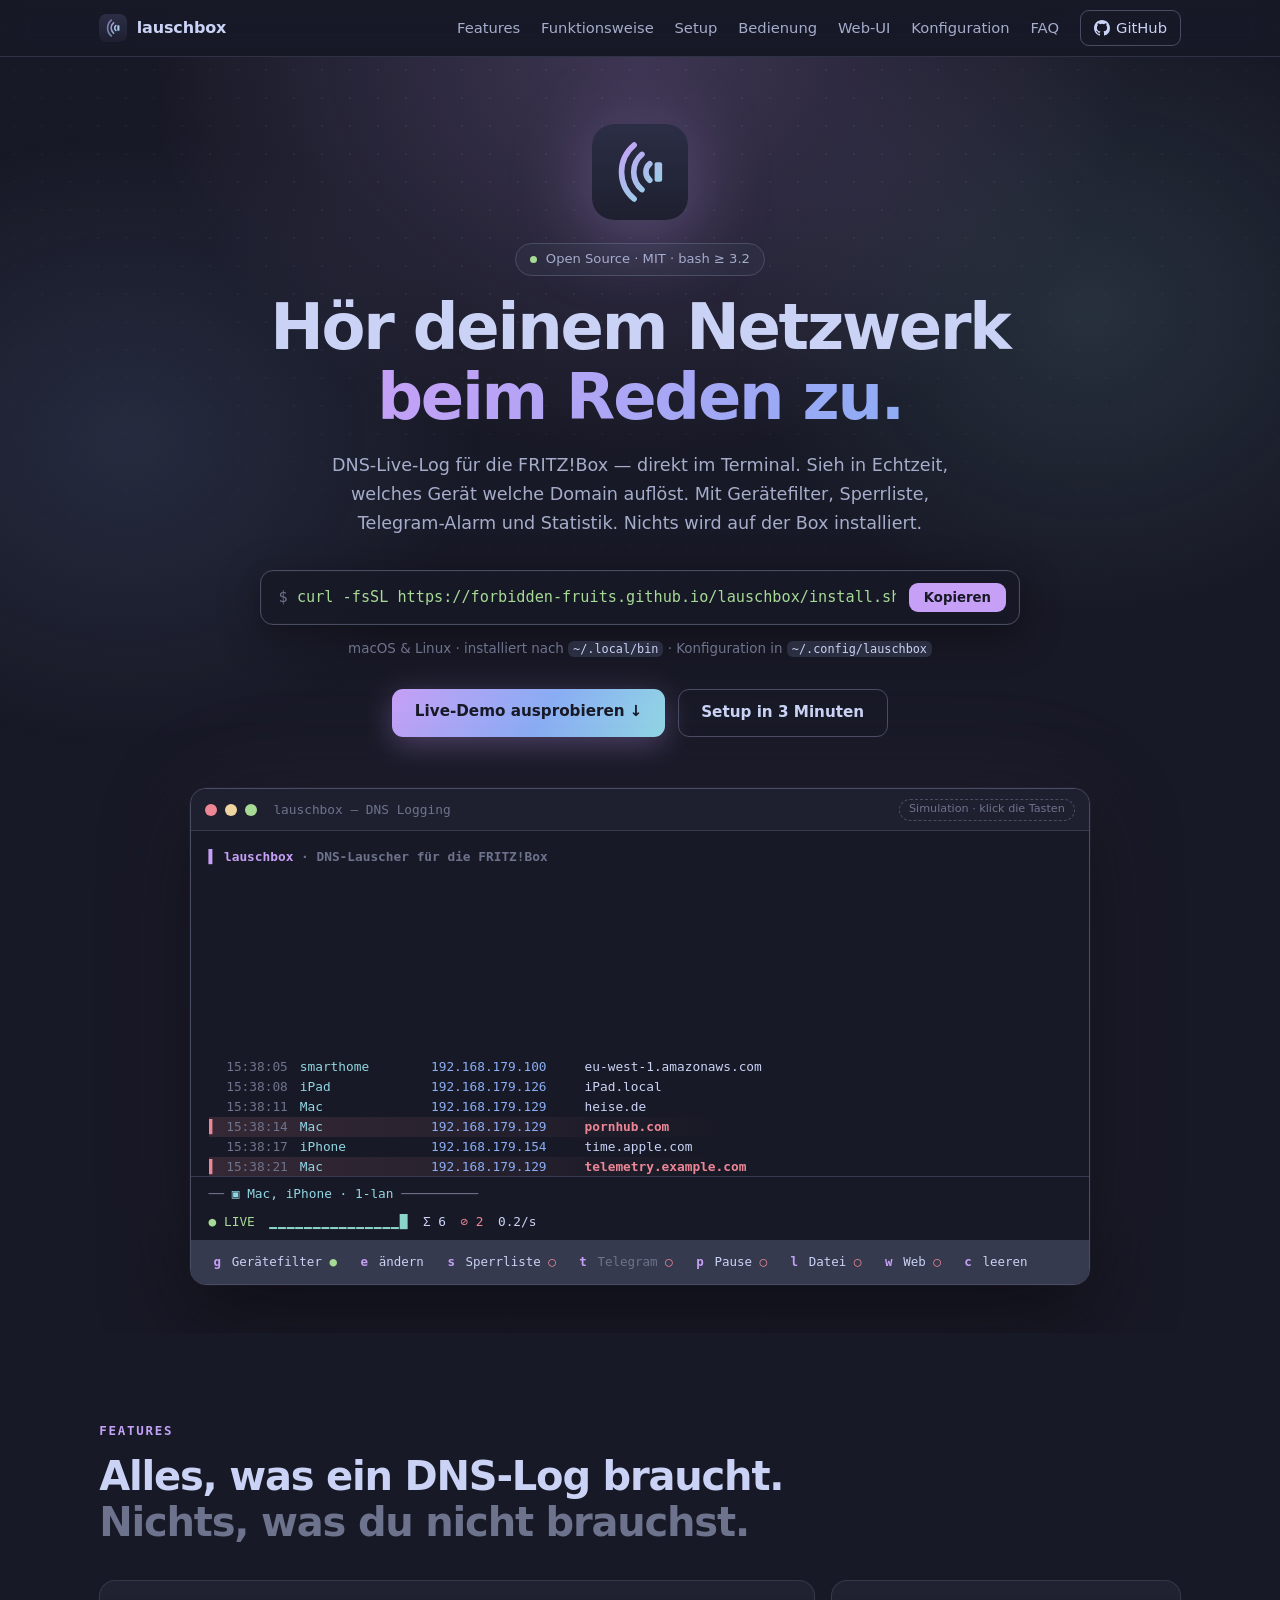
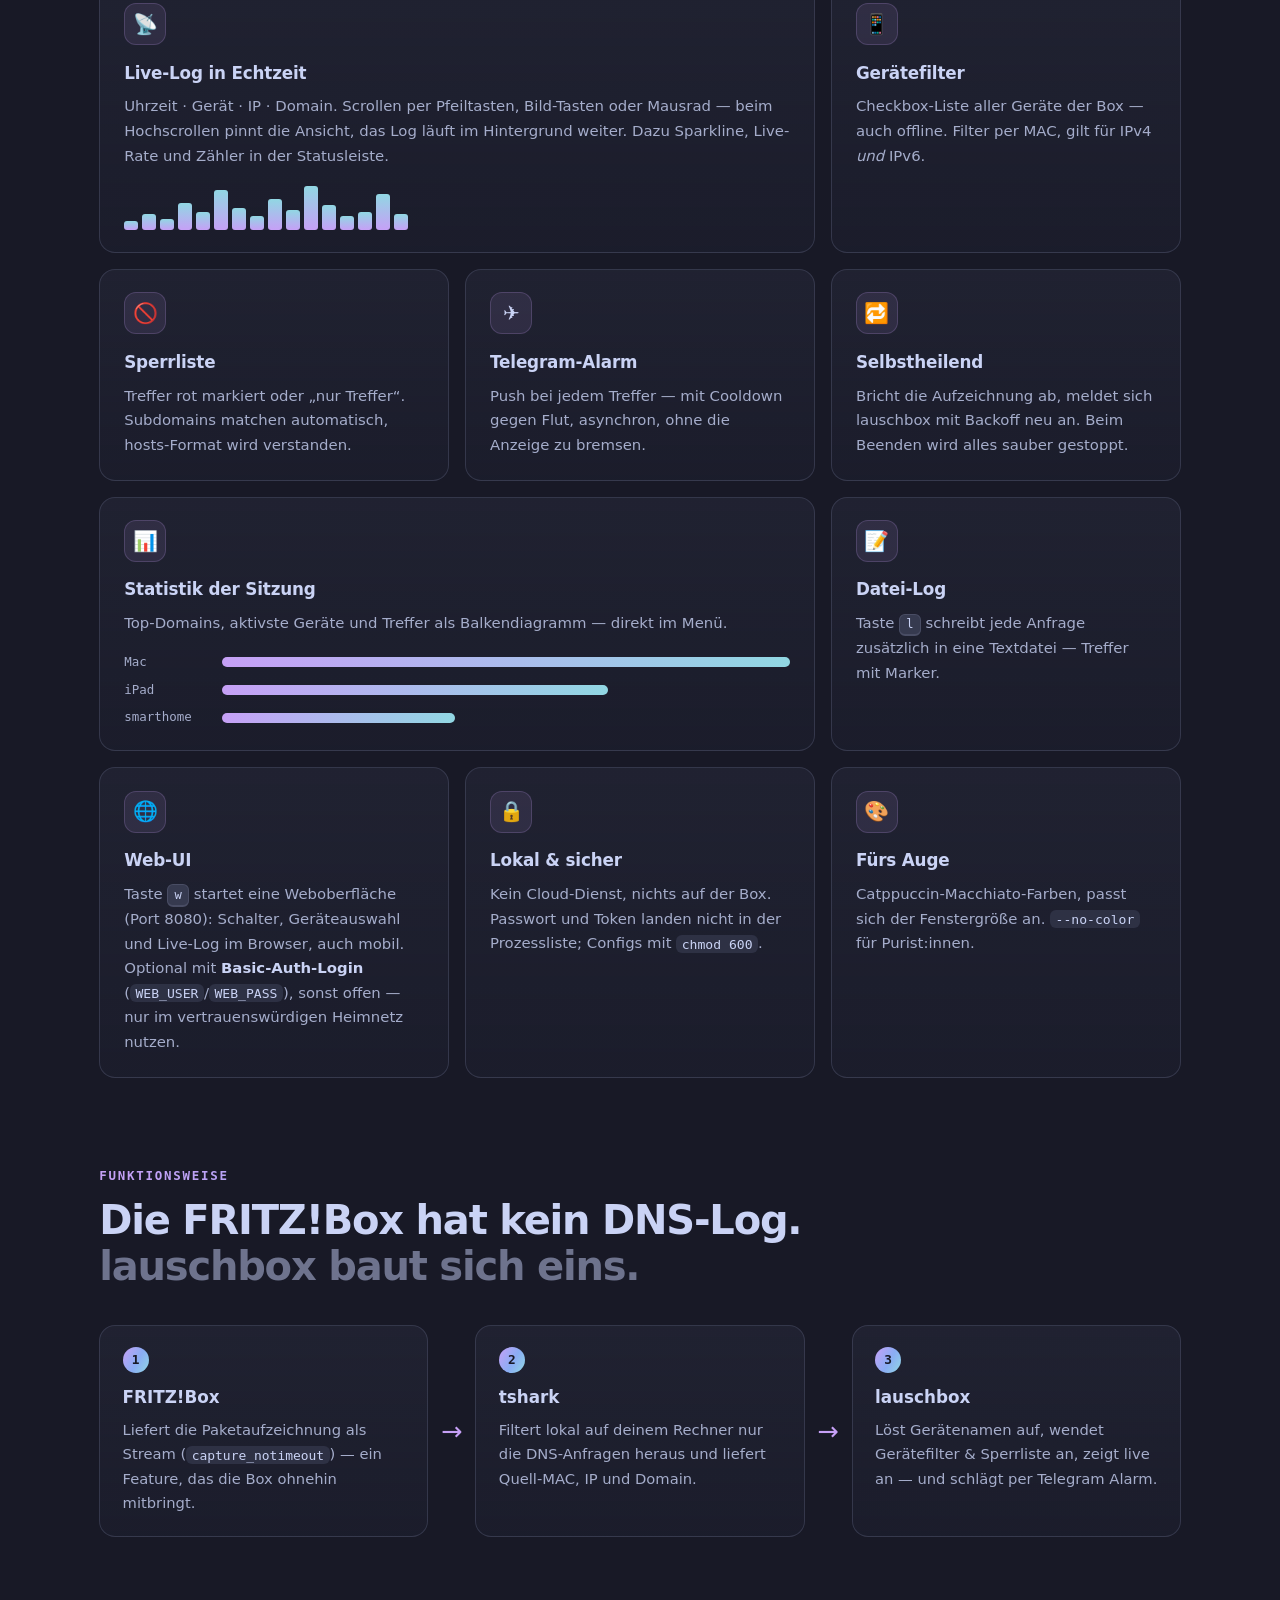
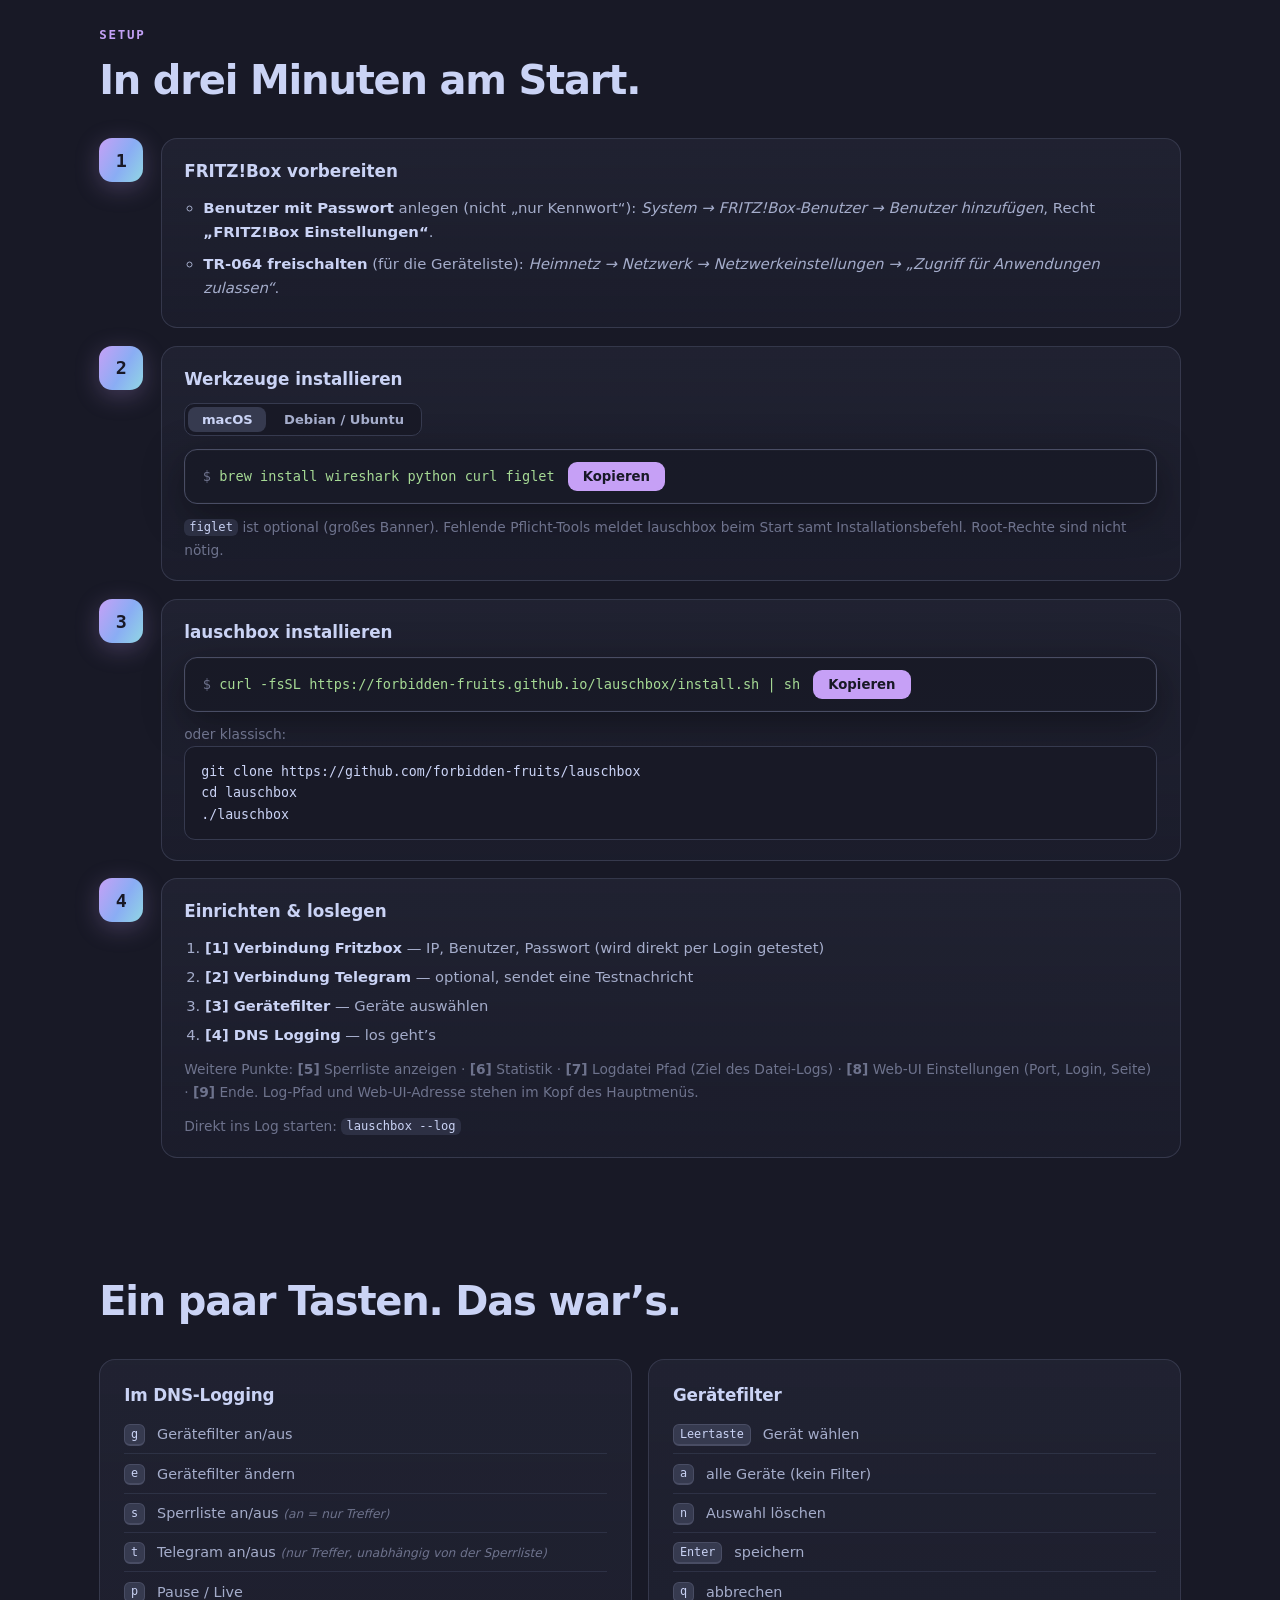
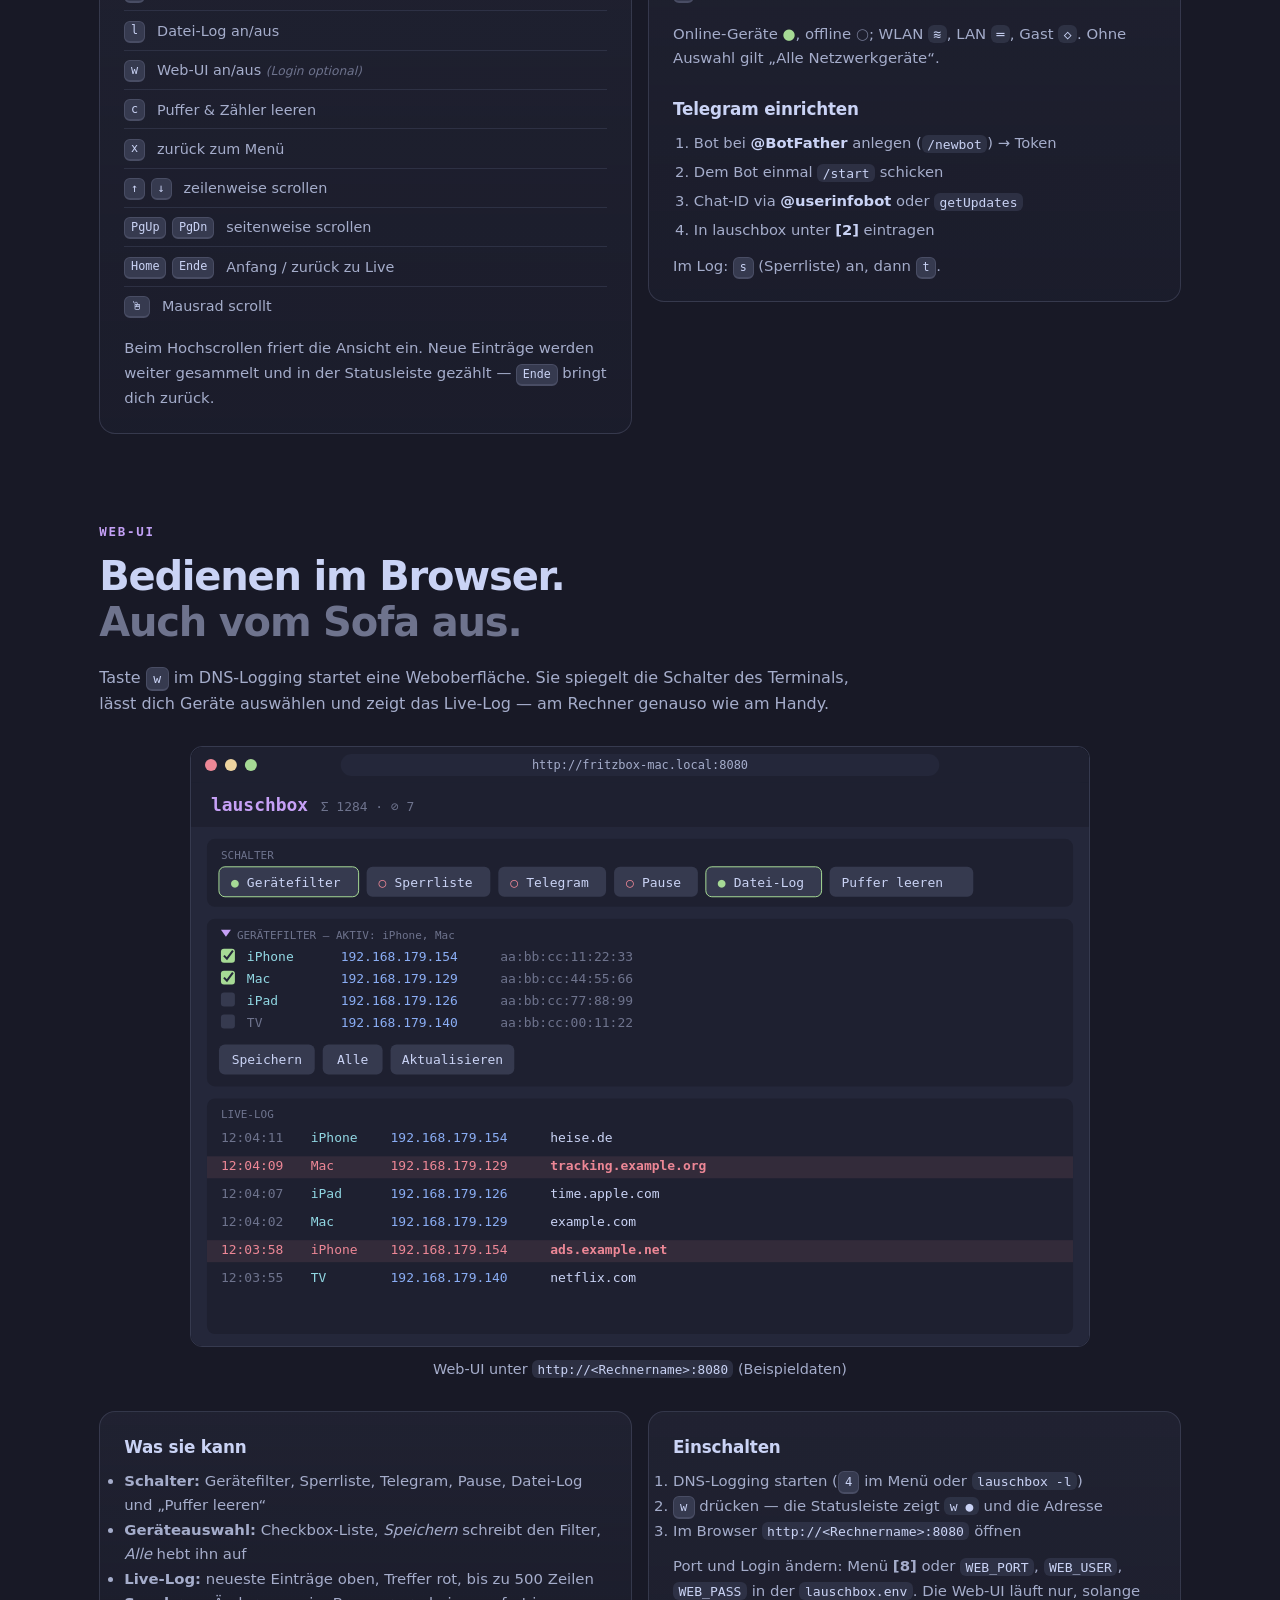
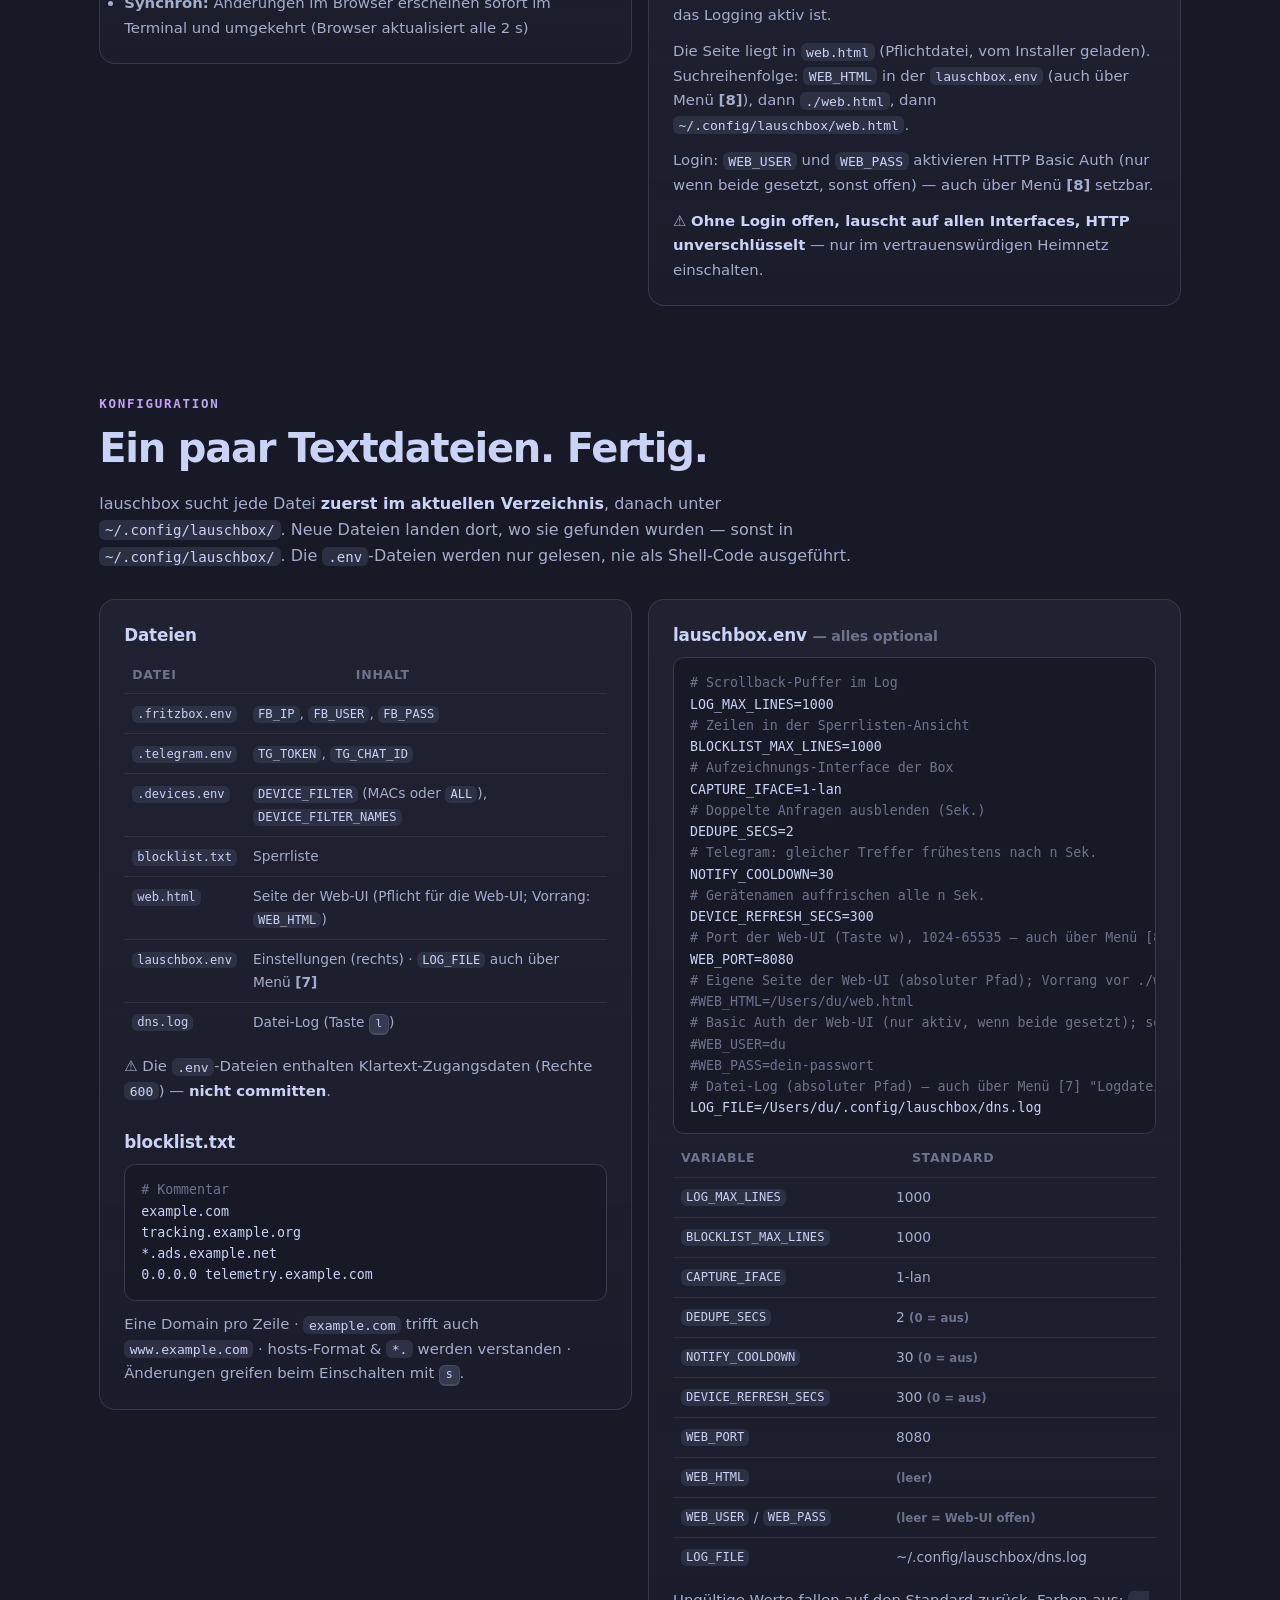
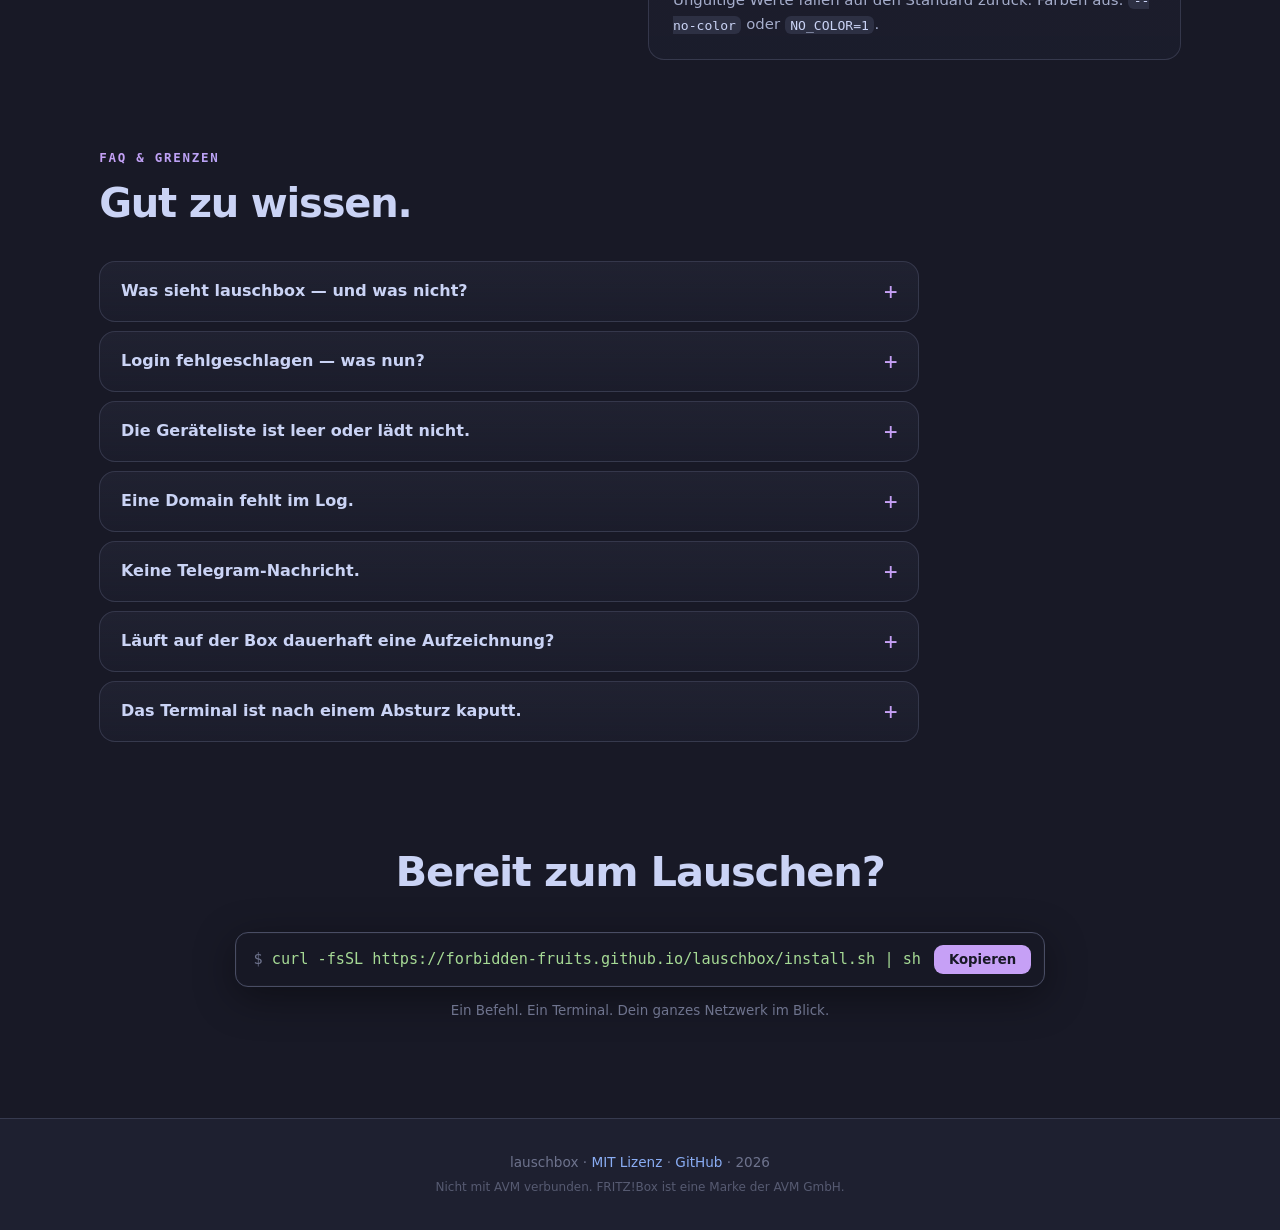
<file: docs/index.html>
<!DOCTYPE html>
<html lang="de">
<head>
  <meta charset="UTF-8">
  <meta name="viewport" content="width=device-width, initial-scale=1.0">
  <title>lauschbox — DNS-Live-Log für deine FRITZ!Box</title>
  <meta name="description" content="Hör deinem Netzwerk beim Reden zu: DNS-Live-Log für die FRITZ!Box im Terminal — mit Gerätefilter, Sperrliste, Telegram-Alarm und Statistik.">
  <meta name="theme-color" content="#1e2030">
  <meta property="og:type" content="website">
  <meta property="og:title" content="lauschbox — DNS-Live-Log für deine FRITZ!Box">
  <meta property="og:description" content="Live sehen, welche Geräte welche Domains auflösen. Gerätefilter, Sperrliste, Telegram-Alarm — direkt im Terminal.">
  <meta property="og:image" content="https://forbidden-fruits.github.io/lauschbox/img/lauschbox.png">
  <link rel="icon" href="img/lauschbox.svg" type="image/svg+xml">
  <link rel="stylesheet" href="style.css">
  <script>document.documentElement.classList.add("js");</script>
</head>
<body>

  <nav class="nav">
    <div class="nav-inner">
      <a class="nav-brand" href="#top">
        <img src="img/lauschbox.svg" alt="" class="nav-logo" width="28" height="28">
        <span>lauschbox</span>
      </a>
      <div class="nav-links">
        <a href="#features">Features</a>
        <a href="#how">Funktionsweise</a>
        <a href="#setup">Setup</a>
        <a href="#usage">Bedienung</a>
        <a href="#webui">Web-UI</a>
        <a href="#config">Konfiguration</a>
        <a href="#faq">FAQ</a>
        <a class="nav-gh" href="https://github.com/forbidden-fruits/lauschbox" target="_blank" rel="noopener">
          <svg viewBox="0 0 16 16" width="16" height="16" aria-hidden="true"><path fill="currentColor" d="M8 0C3.58 0 0 3.58 0 8c0 3.54 2.29 6.53 5.47 7.59.4.07.55-.17.55-.38 0-.19-.01-.82-.01-1.49-2.01.37-2.53-.49-2.69-.94-.09-.23-.48-.94-.82-1.13-.28-.15-.68-.52-.01-.53.63-.01 1.08.58 1.23.82.72 1.21 1.87.87 2.33.66.07-.52.28-.87.51-1.07-1.78-.2-3.64-.89-3.64-3.95 0-.87.31-1.59.82-2.15-.08-.2-.36-1.02.08-2.12 0 0 .67-.21 2.2.82a7.6 7.6 0 0 1 4 0c1.53-1.04 2.2-.82 2.2-.82.44 1.1.16 1.92.08 2.12.51.56.82 1.27.82 2.15 0 3.07-1.87 3.75-3.65 3.95.29.25.54.73.54 1.48 0 1.07-.01 1.93-.01 2.2 0 .21.15.46.55.38A8.01 8.01 0 0 0 16 8c0-4.42-3.58-8-8-8Z"/></svg>
          GitHub
        </a>
      </div>
    </div>
  </nav>

  <!-- ================= HERO ================= -->
  <header class="hero" id="top">
    <div class="hero-bg" aria-hidden="true"></div>

    <div class="hero-inner">
      <svg class="hero-logo" viewBox="0 0 1024 1024" width="96" height="96" role="img" aria-label="lauschbox Logo">
        <defs>
          <linearGradient id="lg" gradientUnits="userSpaceOnUse" x1="260" y1="240" x2="760" y2="790">
            <stop offset="0" stop-color="#c6a0f6"/><stop offset="1" stop-color="#91d7e3"/>
          </linearGradient>
          <linearGradient id="lbg" x1="0" y1="0" x2="0" y2="1">
            <stop offset="0" stop-color="#2b2e45"/><stop offset="1" stop-color="#1e2030"/>
          </linearGradient>
        </defs>
        <rect width="1024" height="1024" rx="228" fill="url(#lbg)"/>
        <g fill="none" stroke="url(#lg)" stroke-width="60" stroke-linecap="round">
          <path class="w w3" d="M449.0 224.7 A375 375 0 0 0 449.0 799.3"/>
          <path class="w w2" d="M532.5 324.3 A245 245 0 0 0 532.5 699.7"/>
          <path class="w w1" d="M616.1 423.9 A115 115 0 0 0 616.1 600.1"/>
        </g>
        <rect class="cursor" x="668" y="407" width="80" height="210" rx="22" fill="url(#lg)"/>
      </svg>

      <a class="pill" href="https://github.com/forbidden-fruits/lauschbox" target="_blank" rel="noopener">
        <span class="pill-dot"></span> Open Source · MIT · bash ≥ 3.2
      </a>

      <h1>Hör deinem Netzwerk<br><span class="grad">beim Reden zu.</span></h1>
      <p class="tagline">
        DNS-Live-Log für die FRITZ!Box — direkt im Terminal. Sieh in Echtzeit, welches Gerät
        welche Domain auflöst. Mit Gerätefilter, Sperrliste, Telegram-Alarm und Statistik.
        Nichts wird auf der Box installiert.
      </p>

      <div class="install-box" role="group" aria-label="Installationsbefehl">
        <code id="install-cmd">curl -fsSL … | sh</code>
        <button class="copy-btn" data-copy="install-cmd" aria-label="Befehl kopieren">Kopieren</button>
      </div>
      <p class="install-hint">macOS &amp; Linux · installiert nach <code>~/.local/bin</code> · Konfiguration in <code>~/.config/lauschbox</code></p>

      <div class="hero-ctas">
        <a class="btn btn-primary" href="#demo">Live-Demo ausprobieren ↓</a>
        <a class="btn btn-ghost" href="#setup">Setup in 3 Minuten</a>
      </div>
    </div>

    <!-- ===== Interaktive Demo ===== -->
    <div class="demo-wrap" id="demo">
      <div class="term demo" id="demo-term" tabindex="0" aria-label="Interaktive Demo des DNS-Logging (Simulation). Tasten g, s, t, p, c bedienen sie.">
        <div class="term-bar">
          <span class="dot dot-red"></span><span class="dot dot-yellow"></span><span class="dot dot-green"></span>
          <span class="term-title">lauschbox — DNS Logging</span>
          <span class="sim-badge">Simulation · klick die Tasten</span>
        </div>
        <div class="demo-body">
          <div class="demo-head"><span class="c-mauve">▌ lauschbox</span> <span class="c-dim">· DNS-Lauscher für die FRITZ!Box</span></div>
          <div class="demo-log" id="d-log" aria-live="off"></div>
          <div class="demo-rule" id="d-rule"></div>
          <div class="demo-status" id="d-status"></div>
          <div class="demo-keys" id="d-keys">
            <button class="key" data-k="g"><b>g</b> Gerätefilter <i class="tog" data-t="g"></i></button>
            <button class="key" data-k="e"><b>e</b> ändern</button>
            <button class="key" data-k="s"><b>s</b> Sperrliste <i class="tog" data-t="s"></i></button>
            <button class="key" data-k="t"><b>t</b> Telegram <i class="tog" data-t="t"></i></button>
            <button class="key" data-k="p"><b>p</b> Pause <i class="tog" data-t="p"></i></button>
            <button class="key" data-k="l"><b>l</b> Datei <i class="tog" data-t="l"></i></button>
            <button class="key" data-k="w"><b>w</b> Web <i class="tog" data-t="w"></i></button>
            <button class="key" data-k="c"><b>c</b> leeren</button>
          </div>
        </div>

        <div class="tg-notify" id="d-tg" aria-hidden="true">
          <div class="tg-ico">✈️</div>
          <div class="tg-txt" id="d-tg-txt"></div>
        </div>
      </div>
    </div>
  </header>

  <main>

    <!-- ================= FEATURES ================= -->
    <section id="features" class="section">
      <p class="eyebrow">Features</p>
      <h2>Alles, was ein DNS-Log braucht.<br><span class="dim">Nichts, was du nicht brauchst.</span></h2>

      <div class="bento">

        <article class="card spot span-2">
          <div class="card-icon">📡</div>
          <h3>Live-Log in Echtzeit</h3>
          <p>Uhrzeit · Gerät · IP · Domain. Scrollen per Pfeiltasten, Bild-Tasten oder Mausrad —
          beim Hochscrollen pinnt die Ansicht, das Log läuft im Hintergrund weiter. Dazu Sparkline,
          Live-Rate und Zähler in der Statusleiste.</p>
          <div class="mini-spark" aria-hidden="true"><i style="--h:.2"></i><i style="--h:.35"></i><i style="--h:.25"></i><i style="--h:.6"></i><i style="--h:.4"></i><i style="--h:.9"></i><i style="--h:.5"></i><i style="--h:.3"></i><i style="--h:.7"></i><i style="--h:.45"></i><i style="--h:1"></i><i style="--h:.55"></i><i style="--h:.3"></i><i style="--h:.4"></i><i style="--h:.8"></i><i style="--h:.35"></i></div>
        </article>

        <article class="card spot">
          <div class="card-icon">📱</div>
          <h3>Gerätefilter</h3>
          <p>Checkbox-Liste aller Geräte der Box — auch offline. Filter per MAC, gilt für IPv4 <em>und</em> IPv6.</p>
        </article>

        <article class="card spot">
          <div class="card-icon">🚫</div>
          <h3>Sperrliste</h3>
          <p>Treffer rot markiert oder „nur Treffer“. Subdomains matchen automatisch, hosts-Format wird verstanden.</p>
        </article>

        <article class="card spot">
          <div class="card-icon">✈️</div>
          <h3>Telegram-Alarm</h3>
          <p>Push bei jedem Treffer — mit Cooldown gegen Flut, asynchron, ohne die Anzeige zu bremsen.</p>
        </article>

        <article class="card spot">
          <div class="card-icon">🔁</div>
          <h3>Selbstheilend</h3>
          <p>Bricht die Aufzeichnung ab, meldet sich lauschbox mit Backoff neu an. Beim Beenden wird alles sauber gestoppt.</p>
        </article>

        <article class="card spot span-2">
          <div class="card-icon">📊</div>
          <h3>Statistik der Sitzung</h3>
          <p>Top-Domains, aktivste Geräte und Treffer als Balkendiagramm — direkt im Menü.</p>
          <div class="bars" aria-hidden="true">
            <div><span>Mac</span><i style="--w:100%"></i></div>
            <div><span>iPad</span><i style="--w:68%"></i></div>
            <div><span>smarthome</span><i style="--w:41%"></i></div>
          </div>
        </article>

        <article class="card spot">
          <div class="card-icon">📝</div>
          <h3>Datei-Log</h3>
          <p>Taste <kbd>l</kbd> schreibt jede Anfrage zusätzlich in eine Textdatei — Treffer mit Marker.</p>
        </article>

        <article class="card spot">
          <div class="card-icon">🌐</div>
          <h3>Web-UI</h3>
          <p>Taste <kbd>w</kbd> startet eine Weboberfläche (Port 8080): Schalter, Geräteauswahl und Live-Log im Browser, auch mobil. Optional mit <strong>Basic-Auth-Login</strong> (<code>WEB_USER</code>/<code>WEB_PASS</code>), sonst offen — nur im vertrauenswürdigen Heimnetz nutzen.</p>
        </article>

        <article class="card spot">
          <div class="card-icon">🔒</div>
          <h3>Lokal &amp; sicher</h3>
          <p>Kein Cloud-Dienst, nichts auf der Box. Passwort und Token landen nicht in der Prozessliste; Configs mit <code>chmod 600</code>.</p>
        </article>

        <article class="card spot">
          <div class="card-icon">🎨</div>
          <h3>Fürs Auge</h3>
          <p>Catppuccin-Macchiato-Farben, passt sich der Fenstergröße an. <code>--no-color</code> für Purist:innen.</p>
        </article>
      </div>
    </section>

    <!-- ================= HOW ================= -->
    <section id="how" class="section">
      <p class="eyebrow">Funktionsweise</p>
      <h2>Die FRITZ!Box hat kein DNS-Log.<br><span class="dim">lauschbox baut sich eins.</span></h2>

      <div class="flow">
        <div class="flow-step spot">
          <span class="flow-n">1</span>
          <h3>FRITZ!Box</h3>
          <p>Liefert die Paketaufzeichnung als Stream (<code>capture_notimeout</code>) — ein Feature, das die Box ohnehin mitbringt.</p>
        </div>
        <div class="flow-arrow" aria-hidden="true">→</div>
        <div class="flow-step spot">
          <span class="flow-n">2</span>
          <h3>tshark</h3>
          <p>Filtert lokal auf deinem Rechner nur die DNS-Anfragen heraus und liefert Quell-MAC, IP und Domain.</p>
        </div>
        <div class="flow-arrow" aria-hidden="true">→</div>
        <div class="flow-step spot">
          <span class="flow-n">3</span>
          <h3>lauschbox</h3>
          <p>Löst Gerätenamen auf, wendet Gerätefilter &amp; Sperrliste an, zeigt live an — und schlägt per Telegram Alarm.</p>
        </div>
      </div>
    </section>

    <!-- ================= SETUP ================= -->
    <section id="setup" class="section">
      <p class="eyebrow">Setup</p>
      <h2>In drei Minuten am Start.</h2>

      <ol class="steps">
        <li class="step">
          <div class="step-n">1</div>
          <div class="step-body">
            <h3>FRITZ!Box vorbereiten</h3>
            <ul>
              <li><strong>Benutzer mit Passwort</strong> anlegen (nicht „nur Kennwort“): <em>System → FRITZ!Box-Benutzer → Benutzer hinzufügen</em>, Recht <strong>„FRITZ!Box Einstellungen“</strong>.</li>
              <li><strong>TR-064 freischalten</strong> (für die Geräteliste): <em>Heimnetz → Netzwerk → Netzwerkeinstellungen → „Zugriff für Anwendungen zulassen“</em>.</li>
            </ul>
          </div>
        </li>

        <li class="step">
          <div class="step-n">2</div>
          <div class="step-body">
            <h3>Werkzeuge installieren</h3>
            <div class="tabs" role="tablist" aria-label="Betriebssystem">
              <button class="tab active" role="tab" data-tab="mac" aria-selected="true">macOS</button>
              <button class="tab" role="tab" data-tab="deb" aria-selected="false">Debian / Ubuntu</button>
            </div>
            <div class="tabpane active" data-pane="mac">
              <div class="install-box small">
                <code id="pkg-mac">brew install wireshark python curl figlet</code>
                <button class="copy-btn" data-copy="pkg-mac" aria-label="Befehl kopieren">Kopieren</button>
              </div>
            </div>
            <div class="tabpane" data-pane="deb">
              <div class="install-box small">
                <code id="pkg-deb">sudo apt-get install tshark python3 curl figlet</code>
                <button class="copy-btn" data-copy="pkg-deb" aria-label="Befehl kopieren">Kopieren</button>
              </div>
            </div>
            <p class="note"><code>figlet</code> ist optional (großes Banner). Fehlende Pflicht-Tools meldet lauschbox beim Start samt Installationsbefehl. Root-Rechte sind nicht nötig.</p>
          </div>
        </li>

        <li class="step">
          <div class="step-n">3</div>
          <div class="step-body">
            <h3>lauschbox installieren</h3>
            <div class="install-box small">
              <code id="install-cmd-2">curl -fsSL … | sh</code>
              <button class="copy-btn" data-copy="install-cmd-2" aria-label="Befehl kopieren">Kopieren</button>
            </div>
            <p class="note">oder klassisch:</p>
            <pre class="codeblock">git clone https://github.com/forbidden-fruits/lauschbox
cd lauschbox
./lauschbox</pre>
          </div>
        </li>

        <li class="step">
          <div class="step-n">4</div>
          <div class="step-body">
            <h3>Einrichten &amp; loslegen</h3>
            <ol class="mini-list">
              <li><b>[1] Verbindung Fritzbox</b> — IP, Benutzer, Passwort (wird direkt per Login getestet)</li>
              <li><b>[2] Verbindung Telegram</b> — optional, sendet eine Testnachricht</li>
              <li><b>[3] Gerätefilter</b> — Geräte auswählen</li>
              <li><b>[4] DNS Logging</b> — los geht’s</li>
            </ol>
            <p class="note">Weitere Punkte: <b>[5]</b> Sperrliste anzeigen · <b>[6]</b> Statistik · <b>[7]</b> Logdatei Pfad (Ziel des Datei-Logs) · <b>[8]</b> Web-UI Einstellungen (Port, Login, Seite) · <b>[9]</b> Ende. Log-Pfad und Web-UI-Adresse stehen im Kopf des Hauptmenüs.</p>
            <p class="note">Direkt ins Log starten: <code>lauschbox --log</code></p>
          </div>
        </li>
      </ol>
    </section>

    <!-- ================= USAGE ================= -->
    <section id="usage" class="section">
      <p class="eyebrow">Bedienung</p>
      <h2>Ein paar Tasten. Das war’s.</h2>

      <div class="grid two">
        <div class="panel spot">
          <h3>Im DNS-Logging</h3>
          <div class="keygrid">
            <div><kbd>g</kbd><span>Gerätefilter an/aus</span></div>
            <div><kbd>e</kbd><span>Gerätefilter ändern</span></div>
            <div><kbd>s</kbd><span>Sperrliste an/aus <em>(an = nur Treffer)</em></span></div>
            <div><kbd>t</kbd><span>Telegram an/aus <em>(nur Treffer, unabhängig von der Sperrliste)</em></span></div>
            <div><kbd>p</kbd><span>Pause / Live</span></div>
            <div><kbd>l</kbd><span>Datei-Log an/aus</span></div>
            <div><kbd>w</kbd><span>Web-UI an/aus <em>(Login optional)</em></span></div>
            <div><kbd>c</kbd><span>Puffer &amp; Zähler leeren</span></div>
            <div><kbd>x</kbd><span>zurück zum Menü</span></div>
            <div><kbd>↑</kbd><kbd>↓</kbd><span>zeilenweise scrollen</span></div>
            <div><kbd>PgUp</kbd><kbd>PgDn</kbd><span>seitenweise scrollen</span></div>
            <div><kbd>Home</kbd><kbd>Ende</kbd><span>Anfang / zurück zu Live</span></div>
            <div><kbd>🖱</kbd><span>Mausrad scrollt</span></div>
          </div>
          <p class="note">Beim Hochscrollen friert die Ansicht ein. Neue Einträge werden weiter gesammelt und in der Statusleiste gezählt — <kbd>Ende</kbd> bringt dich zurück.</p>
        </div>

        <div class="panel spot">
          <h3>Gerätefilter</h3>
          <div class="keygrid">
            <div><kbd>Leertaste</kbd><span>Gerät wählen</span></div>
            <div><kbd>a</kbd><span>alle Geräte (kein Filter)</span></div>
            <div><kbd>n</kbd><span>Auswahl löschen</span></div>
            <div><kbd>Enter</kbd><span>speichern</span></div>
            <div><kbd>q</kbd><span>abbrechen</span></div>
          </div>
          <p class="note">Online-Geräte <span class="c-green">●</span>, offline <span class="c-dim">○</span>; WLAN <code>≋</code>, LAN <code>═</code>, Gast <code>◇</code>. Ohne Auswahl gilt „Alle Netzwerkgeräte“.</p>

          <h3 class="mt">Telegram einrichten</h3>
          <ol class="mini-list">
            <li>Bot bei <b>@BotFather</b> anlegen (<code>/newbot</code>) → Token</li>
            <li>Dem Bot einmal <code>/start</code> schicken</li>
            <li>Chat-ID via <b>@userinfobot</b> oder <code>getUpdates</code></li>
            <li>In lauschbox unter <b>[2]</b> eintragen</li>
          </ol>
          <p class="note">Im Log: <kbd>s</kbd> (Sperrliste) an, dann <kbd>t</kbd>.</p>
        </div>
      </div>

    </section>

    <!-- ================= WEB-UI ================= -->
    <section id="webui" class="section">
      <p class="eyebrow">Web-UI</p>
      <h2>Bedienen im Browser.<br><span class="dim">Auch vom Sofa aus.</span></h2>
      <p class="lead">Taste <kbd>w</kbd> im DNS-Logging startet eine Weboberfläche. Sie spiegelt die Schalter des Terminals, lässt dich Geräte auswählen und zeigt das Live-Log — am Rechner genauso wie am Handy.</p>

      <figure class="webui">
        <img src="img/web-ui.svg" alt="Web-UI von lauschbox: Schalter, Geräteauswahl und Live-Log im Browser" width="900" height="600" loading="lazy">
        <figcaption>Web-UI unter <code>http://&lt;Rechnername&gt;:8080</code> (Beispieldaten)</figcaption>
      </figure>

      <div class="grid two">
        <div class="panel spot">
          <h3>Was sie kann</h3>
          <ul>
            <li><b>Schalter:</b> Gerätefilter, Sperrliste, Telegram, Pause, Datei-Log und „Puffer leeren“</li>
            <li><b>Geräteauswahl:</b> Checkbox-Liste, <i>Speichern</i> schreibt den Filter, <i>Alle</i> hebt ihn auf</li>
            <li><b>Live-Log:</b> neueste Einträge oben, Treffer rot, bis zu 500 Zeilen</li>
            <li><b>Synchron:</b> Änderungen im Browser erscheinen sofort im Terminal und umgekehrt (Browser aktualisiert alle 2 s)</li>
          </ul>
        </div>
        <div class="panel spot">
          <h3>Einschalten</h3>
          <ol>
            <li>DNS-Logging starten (<kbd>4</kbd> im Menü oder <code>lauschbox -l</code>)</li>
            <li><kbd>w</kbd> drücken — die Statusleiste zeigt <code>w ●</code> und die Adresse</li>
            <li>Im Browser <code>http://&lt;Rechnername&gt;:8080</code> öffnen</li>
          </ol>
          <p class="note">Port und Login ändern: Menü <b>[8]</b> oder <code>WEB_PORT</code>, <code>WEB_USER</code>, <code>WEB_PASS</code> in der <code>lauschbox.env</code>. Die Web-UI läuft nur, solange das Logging aktiv ist.</p>
          <p class="note">Die Seite liegt in <code>web.html</code> (Pflichtdatei, vom Installer geladen). Suchreihenfolge: <code>WEB_HTML</code> in der <code>lauschbox.env</code> (auch über Menü <b>[8]</b>), dann <code>./web.html</code>, dann <code>~/.config/lauschbox/web.html</code>.</p>
          <p class="note">Login: <code>WEB_USER</code> und <code>WEB_PASS</code> aktivieren HTTP Basic Auth (nur wenn beide gesetzt, sonst offen) — auch über Menü <b>[8]</b> setzbar.</p>
          <p class="note">⚠️ <strong>Ohne Login offen, lauscht auf allen Interfaces, HTTP unverschlüsselt</strong> — nur im vertrauenswürdigen Heimnetz einschalten.</p>
        </div>
      </div>
    </section>

    <!-- ================= CONFIG ================= -->
    <section id="config" class="section">
      <p class="eyebrow">Konfiguration</p>
      <h2>Ein paar Textdateien. Fertig.</h2>
      <p class="lead">lauschbox sucht jede Datei <strong>zuerst im aktuellen Verzeichnis</strong>, danach unter
      <code>~/.config/lauschbox/</code>. Neue Dateien landen dort, wo sie gefunden wurden — sonst in
      <code>~/.config/lauschbox/</code>. Die <code>.env</code>-Dateien werden nur gelesen, nie als Shell-Code ausgeführt.</p>

      <div class="grid two">
        <div class="panel spot">
          <h3>Dateien</h3>
          <table class="tbl">
            <thead><tr><th>Datei</th><th>Inhalt</th></tr></thead>
            <tbody>
              <tr><td><code>.fritzbox.env</code></td><td><code>FB_IP</code>, <code>FB_USER</code>, <code>FB_PASS</code></td></tr>
              <tr><td><code>.telegram.env</code></td><td><code>TG_TOKEN</code>, <code>TG_CHAT_ID</code></td></tr>
              <tr><td><code>.devices.env</code></td><td><code>DEVICE_FILTER</code> (MACs oder <code>ALL</code>), <code>DEVICE_FILTER_NAMES</code></td></tr>
              <tr><td><code>blocklist.txt</code></td><td>Sperrliste</td></tr>
              <tr><td><code>web.html</code></td><td>Seite der Web-UI (Pflicht für die Web-UI; Vorrang: <code>WEB_HTML</code>)</td></tr>
              <tr><td><code>lauschbox.env</code></td><td>Einstellungen (rechts) · <code>LOG_FILE</code> auch über Menü <b>[7]</b></td></tr>
              <tr><td><code>dns.log</code></td><td>Datei-Log (Taste <kbd>l</kbd>)</td></tr>
            </tbody>
          </table>
          <p class="note">⚠️ Die <code>.env</code>-Dateien enthalten Klartext-Zugangsdaten (Rechte <code>600</code>) — <strong>nicht committen</strong>.</p>

          <h3 class="mt">blocklist.txt</h3>
          <pre class="codeblock"><span class="c-dim"># Kommentar</span>
example.com
tracking.example.org
*.ads.example.net
0.0.0.0 telemetry.example.com</pre>
          <p class="note">Eine Domain pro Zeile · <code>example.com</code> trifft auch <code>www.example.com</code> · hosts-Format &amp; <code>*.</code> werden verstanden · Änderungen greifen beim Einschalten mit <kbd>s</kbd>.</p>
        </div>

        <div class="panel spot">
          <h3>lauschbox.env <span class="dim-inline">— alles optional</span></h3>
          <pre class="codeblock"><span class="c-dim"># Scrollback-Puffer im Log</span>
LOG_MAX_LINES=1000
<span class="c-dim"># Zeilen in der Sperrlisten-Ansicht</span>
BLOCKLIST_MAX_LINES=1000
<span class="c-dim"># Aufzeichnungs-Interface der Box</span>
CAPTURE_IFACE=1-lan
<span class="c-dim"># Doppelte Anfragen ausblenden (Sek.)</span>
DEDUPE_SECS=2
<span class="c-dim"># Telegram: gleicher Treffer frühestens nach n Sek.</span>
NOTIFY_COOLDOWN=30
<span class="c-dim"># Gerätenamen auffrischen alle n Sek.</span>
DEVICE_REFRESH_SECS=300
<span class="c-dim"># Port der Web-UI (Taste w), 1024-65535 — auch über Menü [8] setzbar</span>
WEB_PORT=8080
<span class="c-dim"># Eigene Seite der Web-UI (absoluter Pfad); Vorrang vor ./web.html und ~/.config/lauschbox/web.html</span>
<span class="c-dim">#WEB_HTML=/Users/du/web.html</span>
<span class="c-dim"># Basic Auth der Web-UI (nur aktiv, wenn beide gesetzt); sonst offen</span>
<span class="c-dim">#WEB_USER=du</span>
<span class="c-dim">#WEB_PASS=dein-passwort</span>
<span class="c-dim"># Datei-Log (absoluter Pfad) — auch über Menü [7] "Logdatei Pfad" setzbar</span>
LOG_FILE=/Users/du/.config/lauschbox/dns.log</pre>
          <table class="tbl">
            <thead><tr><th>Variable</th><th>Standard</th></tr></thead>
            <tbody>
              <tr><td><code>LOG_MAX_LINES</code></td><td>1000</td></tr>
              <tr><td><code>BLOCKLIST_MAX_LINES</code></td><td>1000</td></tr>
              <tr><td><code>CAPTURE_IFACE</code></td><td>1-lan</td></tr>
              <tr><td><code>DEDUPE_SECS</code></td><td>2 <span class="dim-inline">(0 = aus)</span></td></tr>
              <tr><td><code>NOTIFY_COOLDOWN</code></td><td>30 <span class="dim-inline">(0 = aus)</span></td></tr>
              <tr><td><code>DEVICE_REFRESH_SECS</code></td><td>300 <span class="dim-inline">(0 = aus)</span></td></tr>
              <tr><td><code>WEB_PORT</code></td><td>8080</td></tr>
              <tr><td><code>WEB_HTML</code></td><td><span class="dim-inline">(leer)</span></td></tr>
              <tr><td><code>WEB_USER</code> / <code>WEB_PASS</code></td><td><span class="dim-inline">(leer = Web-UI offen)</span></td></tr>
              <tr><td><code>LOG_FILE</code></td><td>~/.config/lauschbox/dns.log</td></tr>
            </tbody>
          </table>
          <p class="note">Ungültige Werte fallen auf den Standard zurück. Farben aus: <code>--no-color</code> oder <code>NO_COLOR=1</code>.</p>
        </div>
      </div>
    </section>

    <!-- ================= FAQ ================= -->
    <section id="faq" class="section">
      <p class="eyebrow">FAQ &amp; Grenzen</p>
      <h2>Gut zu wissen.</h2>

      <div class="faq">
        <details class="spot">
          <summary>Was sieht lauschbox — und was nicht?</summary>
          <p>Nur DNS-Anfragen, die <strong>bei der FRITZ!Box ankommen</strong>. Unsichtbar bleiben DNS-Cache-Treffer auf dem Gerät,
          verschlüsseltes DNS (DoH/DoT im Browser), iCloud Private Relay und VPN-Clients. Geloggt wird die angefragte Domain — nicht der Seiteninhalt.</p>
        </details>
        <details class="spot">
          <summary>Login fehlgeschlagen — was nun?</summary>
          <p>Einen Benutzer <em>mit</em> Passwort verwenden (nicht „nur Kennwort“), Recht „FRITZ!Box Einstellungen“ vergeben und nach
          Fehlversuchen die BlockTime der Box abwarten.</p>
        </details>
        <details class="spot">
          <summary>Die Geräteliste ist leer oder lädt nicht.</summary>
          <p>Prüfe, ob TR-064 freigeschaltet ist („Zugriff für Anwendungen zulassen“) und ob die IP stimmt.</p>
        </details>
        <details class="spot">
          <summary>Eine Domain fehlt im Log.</summary>
          <p>Ist der Gerätefilter aktiv (<kbd>g</kbd> drücken)? Kam die Antwort aus dem DNS-Cache? Nutzt das Gerät DoH, Private Relay oder VPN?</p>
        </details>
        <details class="spot">
          <summary>Keine Telegram-Nachricht.</summary>
          <p>Bot per <code>/start</code> kontaktiert? Chat-ID korrekt? Sperrliste (<kbd>s</kbd>) <em>und</em> Telegram (<kbd>t</kbd>) an?
          Derselbe Treffer wird höchstens alle 30 s gemeldet (<code>NOTIFY_COOLDOWN</code>).</p>
        </details>
        <details class="spot">
          <summary>Läuft auf der Box dauerhaft eine Aufzeichnung?</summary>
          <p>Nur solange lauschbox läuft. Beim Beenden — auch per <kbd>Ctrl</kbd>+<kbd>C</kbd> — wird sie wieder gestoppt.</p>
        </details>
        <details class="spot">
          <summary>Das Terminal ist nach einem Absturz kaputt.</summary>
          <p><code>reset</code> oder <code>stty sane</code> eingeben.</p>
        </details>
      </div>
    </section>

    <section class="cta">
      <h2>Bereit zum Lauschen?</h2>
      <div class="install-box" role="group" aria-label="Installationsbefehl">
        <code id="install-cmd-3">curl -fsSL … | sh</code>
        <button class="copy-btn" data-copy="install-cmd-3" aria-label="Befehl kopieren">Kopieren</button>
      </div>
      <p class="install-hint">Ein Befehl. Ein Terminal. Dein ganzes Netzwerk im Blick.</p>
    </section>

  </main>

  <footer class="footer">
    <p>lauschbox · <a href="https://github.com/forbidden-fruits/lauschbox/blob/main/LIZENZ.txt" target="_blank" rel="noopener">MIT Lizenz</a> · <a href="https://github.com/forbidden-fruits/lauschbox" target="_blank" rel="noopener">GitHub</a> · <span id="year"></span></p>
    <p class="footer-sub">Nicht mit AVM verbunden. FRITZ!Box ist eine Marke der AVM GmbH.</p>
  </footer>

  <div class="toast" id="toast" role="status" aria-live="polite">✓ In Zwischenablage kopiert</div>

  <script src="app.js"></script>
</body>
</html>
</file>
<file: docs/style.css>
/* lauschbox — Catppuccin Macchiato */
:root {
  --base: #24273a;
  --mantle: #1e2030;
  --crust: #181926;
  --surface0: #363a4f;
  --surface1: #494d64;
  --text: #cad3f5;
  --subtext: #a5adcb;
  --overlay: #6e738d;
  --mauve: #c6a0f6;
  --blue: #8aadf4;
  --sky: #91d7e3;
  --green: #a6da95;
  --red: #ed8796;
  --peach: #f5a97f;
  --yellow: #eed49f;
  --radius: 16px;
  --grad: linear-gradient(120deg, var(--mauve), var(--blue) 55%, var(--sky));
  --mono: ui-monospace, "SF Mono", "JetBrains Mono", Menlo, Consolas, "DejaVu Sans Mono", monospace;
  --sans: "Inter", ui-sans-serif, system-ui, -apple-system, "Segoe UI", Roboto, Helvetica, Arial, sans-serif;
}

* { margin: 0; padding: 0; box-sizing: border-box; }
html { scroll-behavior: smooth; scroll-padding-top: 4.5rem; }

body {
  background: var(--crust);
  color: var(--text);
  font-family: var(--sans);
  line-height: 1.65;
  -webkit-font-smoothing: antialiased;
  overflow-x: hidden;
}

/* feines Punktraster im Hintergrund */
body::before {
  content: "";
  position: fixed;
  inset: 0;
  z-index: -1;
  background-image: radial-gradient(rgba(202, 211, 245, 0.06) 1px, transparent 1px);
  background-size: 28px 28px;
  mask-image: radial-gradient(ellipse 80% 60% at 50% 20%, #000 30%, transparent 100%);
  -webkit-mask-image: radial-gradient(ellipse 80% 60% at 50% 20%, #000 30%, transparent 100%);
  pointer-events: none;
}

code, pre, kbd { font-family: var(--mono); }
code {
  background: rgba(54, 58, 79, 0.7);
  padding: 0.12em 0.42em;
  border-radius: 6px;
  font-size: 0.88em;
  color: var(--text);
}
a { color: var(--blue); text-decoration: none; }
a:hover { text-decoration: underline; }
em { color: var(--subtext); }
strong { color: var(--text); }

kbd {
  display: inline-block;
  background: var(--surface0);
  border: 1px solid var(--surface1);
  border-bottom-width: 2px;
  border-radius: 6px;
  padding: 0.05em 0.5em;
  font-size: 0.82em;
  color: var(--text);
  line-height: 1.5;
}

/* ---------- Nav ---------- */
.nav {
  position: sticky;
  top: 0;
  z-index: 100;
  background: rgba(24, 25, 38, 0.72);
  backdrop-filter: blur(14px) saturate(140%);
  -webkit-backdrop-filter: blur(14px) saturate(140%);
  border-bottom: 1px solid rgba(73, 77, 100, 0.5);
}
.nav-inner {
  max-width: 1120px;
  margin: 0 auto;
  padding: 0.65rem 1.2rem;
  display: flex;
  align-items: center;
  justify-content: space-between;
}
.nav-brand { display: flex; align-items: center; gap: 0.6rem; font-weight: 700; color: var(--text); letter-spacing: -0.01em; }
.nav-brand:hover { text-decoration: none; }
.nav-logo { border-radius: 7px; }
.nav-links { display: flex; gap: 1.3rem; align-items: center; }
.nav-links a { color: var(--subtext); font-size: 0.92rem; transition: color 0.15s; }
.nav-links a:hover { color: var(--text); text-decoration: none; }
.nav-gh {
  display: inline-flex;
  align-items: center;
  gap: 0.4rem;
  border: 1px solid var(--surface1);
  border-radius: 9px;
  padding: 0.28rem 0.8rem;
  color: var(--text) !important;
}
.nav-gh:hover { border-color: var(--mauve); }
@media (max-width: 900px) { .nav-links a:not(.nav-gh) { display: none; } }

/* ---------- Hero ---------- */
.hero { position: relative; padding: 4.2rem 1.2rem 3rem; text-align: center; overflow: hidden; }
.hero-bg {
  position: absolute;
  inset: 0;
  z-index: -1;
  background:
    radial-gradient(ellipse 55% 45% at 50% 0%, rgba(198, 160, 246, 0.22), transparent 70%),
    radial-gradient(ellipse 40% 35% at 85% 20%, rgba(145, 215, 227, 0.12), transparent 70%),
    radial-gradient(ellipse 40% 35% at 10% 30%, rgba(138, 173, 244, 0.12), transparent 70%);
}
.hero-inner { max-width: 760px; margin: 0 auto; }
.hero-logo { display: block; margin: 0 auto; filter: drop-shadow(0 14px 40px rgba(198, 160, 246, 0.35)); border-radius: 22px; }

/* Logo: Wellen pulsieren nacheinander */
.w { animation: wave 2.8s ease-in-out infinite; }
.w1 { animation-delay: 0s; }
.w2 { animation-delay: 0.25s; }
.w3 { animation-delay: 0.5s; }
@keyframes wave {
  0%, 60%, 100% { opacity: 1; }
  30% { opacity: 0.25; }
}

.pill {
  display: inline-flex;
  align-items: center;
  gap: 0.55rem;
  margin-top: 1.4rem;
  padding: 0.3rem 0.9rem;
  border: 1px solid var(--surface1);
  border-radius: 999px;
  color: var(--subtext);
  font-size: 0.82rem;
  background: rgba(54, 58, 79, 0.35);
  transition: border-color 0.2s;
}
.pill:hover { text-decoration: none; border-color: var(--mauve); }
.pill-dot { width: 7px; height: 7px; border-radius: 50%; background: var(--green); box-shadow: 0 0 0 0 rgba(166, 218, 149, 0.6); animation: ping 2s infinite; }
@keyframes ping {
  70% { box-shadow: 0 0 0 8px rgba(166, 218, 149, 0); }
  100% { box-shadow: 0 0 0 0 rgba(166, 218, 149, 0); }
}

.hero h1 {
  font-size: clamp(2.3rem, 6.5vw, 4rem);
  line-height: 1.08;
  letter-spacing: -0.035em;
  margin-top: 1.1rem;
  font-weight: 800;
}
.grad {
  background: var(--grad);
  background-size: 200% 100%;
  -webkit-background-clip: text;
  background-clip: text;
  color: transparent;
  animation: shine 8s ease-in-out infinite alternate;
}
@keyframes shine { to { background-position: 100% 0; } }

.tagline { max-width: 620px; margin: 1.2rem auto 2rem; color: var(--subtext); font-size: 1.1rem; }

/* ---------- Install-Box ---------- */
.install-box {
  display: inline-flex;
  align-items: center;
  gap: 0.8rem;
  max-width: 100%;
  background: rgba(24, 25, 38, 0.85);
  border: 1px solid var(--surface1);
  border-radius: 13px;
  padding: 0.75rem 0.8rem 0.75rem 1.1rem;
  box-shadow: 0 10px 40px rgba(0, 0, 0, 0.4), inset 0 0 0 1px rgba(255, 255, 255, 0.02);
}
.install-box code {
  background: none;
  padding: 0;
  font-size: 0.95rem;
  color: var(--green);
  white-space: nowrap;
  overflow-x: auto;
  scrollbar-width: none;
}
.install-box code::-webkit-scrollbar { display: none; }
.install-box code::before { content: "$ "; color: var(--overlay); }
.install-box.small { display: flex; margin: 0.4rem 0 0.6rem; }
.install-box.small code { font-size: 0.85rem; }
.copy-btn {
  flex-shrink: 0;
  background: var(--mauve);
  color: var(--crust);
  border: none;
  border-radius: 9px;
  padding: 0.45rem 0.95rem;
  font: 600 0.83rem var(--sans);
  cursor: pointer;
  transition: transform 0.08s ease, filter 0.15s ease;
}
.copy-btn:hover { filter: brightness(1.1); }
.copy-btn:active { transform: scale(0.95); }
.install-hint { margin-top: 0.8rem; color: var(--overlay); font-size: 0.84rem; }

.hero-ctas { margin-top: 1.8rem; display: flex; gap: 0.8rem; justify-content: center; flex-wrap: wrap; }
.btn { padding: 0.65rem 1.4rem; border-radius: 11px; font-weight: 600; font-size: 0.95rem; transition: transform 0.1s, filter 0.15s, border-color 0.15s; }
.btn:hover { text-decoration: none; }
.btn:active { transform: scale(0.97); }
.btn-primary { background: var(--grad); color: var(--crust); box-shadow: 0 8px 30px rgba(198, 160, 246, 0.3); }
.btn-primary:hover { filter: brightness(1.08); }
.btn-ghost { border: 1px solid var(--surface1); color: var(--text); }
.btn-ghost:hover { border-color: var(--mauve); }

/* ---------- Terminal-Fenster ---------- */
.term {
  position: relative;
  background: var(--crust);
  border: 1px solid var(--surface1);
  border-radius: var(--radius);
  overflow: hidden;
  box-shadow: 0 30px 80px rgba(0, 0, 0, 0.55), 0 0 0 1px rgba(198, 160, 246, 0.05), 0 0 120px rgba(198, 160, 246, 0.08);
}
.term-bar {
  display: flex;
  align-items: center;
  gap: 0.5rem;
  padding: 0.6rem 0.9rem;
  background: var(--mantle);
  border-bottom: 1px solid var(--surface0);
}
.dot { width: 12px; height: 12px; border-radius: 50%; }
.dot-red { background: var(--red); }
.dot-yellow { background: var(--yellow); }
.dot-green { background: var(--green); }
.term-title { margin-left: 0.5rem; color: var(--overlay); font-size: 0.8rem; font-family: var(--mono); }
.sim-badge {
  margin-left: auto;
  font-size: 0.7rem;
  color: var(--overlay);
  border: 1px dashed var(--surface1);
  padding: 0.05rem 0.55rem;
  border-radius: 999px;
}
@media (max-width: 560px) { .sim-badge { display: none; } }

/* Farben */
.c-mauve { color: var(--mauve); }
.c-blue { color: var(--blue); }
.c-sky { color: var(--sky); }
.c-green { color: var(--green); }
.c-red { color: var(--red); }
.c-peach { color: var(--peach); }
.c-yellow { color: var(--yellow); }
.c-dim { color: var(--overlay); }
.c-text { color: var(--text); }

/* ---------- Demo ---------- */
.demo-wrap { max-width: 900px; margin: 3.2rem auto 0; text-align: left; }
.demo:focus-visible { outline: 2px solid var(--mauve); outline-offset: 3px; }
.demo-body { font-family: var(--mono); font-size: 0.8rem; padding: 0.9rem 0 0; }
.demo-head { padding: 0 1.1rem 0.6rem; font-weight: 700; white-space: nowrap; overflow: hidden; }
.demo-log {
  height: 300px;
  overflow: hidden;
  display: flex;
  flex-direction: column;
  justify-content: flex-end;
  padding: 0 1.1rem;
}
.dl {
  display: grid;
  grid-template-columns: 1.1rem 4.6rem 8.2rem 9.6rem 1fr;
  white-space: nowrap;
  animation: in 0.25s ease-out;
  line-height: 1.55;
}
.dl > span { overflow: hidden; text-overflow: ellipsis; padding-right: 0.5rem; }
.dl .gut { color: var(--red); }
.dl.hit .dom { color: var(--red); font-weight: 700; }
.dl.hit { background: linear-gradient(90deg, rgba(237, 135, 150, 0.14), transparent 60%); }
@keyframes in { from { opacity: 0; transform: translateY(6px); } to { opacity: 1; transform: none; } }
@media (max-width: 640px) {
  .dl { grid-template-columns: 0.9rem 4.4rem 5.2rem 1fr; }
  .demo-body { font-size: 0.72rem; }
  .dl .ip { display: none; }
  .demo-log { height: 260px; }
}

.demo-rule { padding: 0.35rem 1.1rem; color: var(--overlay); border-top: 1px solid var(--surface0); white-space: nowrap; overflow: hidden; text-overflow: ellipsis; }
.demo-rule .chip { color: var(--sky); }
.demo-status { padding: 0.1rem 1.1rem 0.5rem; white-space: nowrap; overflow: hidden; text-overflow: ellipsis; color: var(--overlay); display: flex; gap: 0.9rem; align-items: center; }
.d-spark { letter-spacing: 1px; color: var(--teal, #8bd5ca); }
.demo-keys {
  display: flex;
  flex-wrap: wrap;
  gap: 0.35rem 0.25rem;
  padding: 0.5rem 0.8rem;
  background: var(--surface0);
}
.key {
  font: inherit;
  font-size: 0.78rem;
  color: var(--text);
  background: transparent;
  border: 1px solid transparent;
  border-radius: 7px;
  padding: 0.15rem 0.55rem;
  cursor: pointer;
  transition: background 0.12s, border-color 0.12s;
}
.key b { color: var(--mauve); font-weight: 700; margin-right: 0.2rem; }
.key:hover { background: var(--surface1); }
.key:active { transform: scale(0.96); }
.key.dis { color: var(--overlay); cursor: not-allowed; }
.tog { font-style: normal; }
.tog::before { content: "○"; color: var(--red); }
.tog.on::before { content: "●"; color: var(--green); }

.tg-notify {
  position: absolute;
  right: 0.9rem;
  top: 3.4rem;
  width: min(300px, calc(100% - 1.8rem));
  display: flex;
  gap: 0.7rem;
  align-items: flex-start;
  padding: 0.7rem 0.85rem;
  background: rgba(30, 32, 48, 0.94);
  backdrop-filter: blur(10px);
  border: 1px solid var(--surface1);
  border-left: 3px solid var(--red);
  border-radius: 12px;
  box-shadow: 0 14px 40px rgba(0, 0, 0, 0.5);
  font-family: var(--sans);
  font-size: 0.78rem;
  line-height: 1.45;
  transform: translateX(120%);
  opacity: 0;
  transition: transform 0.35s cubic-bezier(.2, .9, .3, 1.1), opacity 0.3s;
  pointer-events: none;
}
.tg-notify.show { transform: none; opacity: 1; }
.tg-ico { font-size: 1.2rem; }
.tg-txt b { color: var(--red); display: block; margin-bottom: 0.1rem; }
.tg-txt span { color: var(--subtext); display: block; }

/* ---------- Sections ---------- */
.section { max-width: 1120px; margin: 0 auto; padding: 5.5rem 1.2rem 0; }
.eyebrow {
  font-family: var(--mono);
  font-size: 0.78rem;
  text-transform: uppercase;
  letter-spacing: 0.14em;
  background: var(--grad);
  -webkit-background-clip: text;
  background-clip: text;
  color: transparent;
  font-weight: 700;
  margin-bottom: 0.7rem;
}
.section h2 {
  font-size: clamp(1.7rem, 4vw, 2.5rem);
  line-height: 1.15;
  letter-spacing: -0.03em;
  margin-bottom: 2.2rem;
  font-weight: 800;
}
.section h2 .dim, .dim-inline { color: var(--overlay); font-weight: 600; }
.dim-inline { font-size: 0.85em; }
.lead { color: var(--subtext); max-width: 760px; margin: -1rem 0 1.8rem; }
.note { color: var(--overlay); font-size: 0.86rem; margin-top: 0.7rem; }
.note kbd { font-size: 0.78em; }
.mt { margin-top: 1.6rem; }

/* Cursor-Glow auf Karten (Position per JS) */
.spot { position: relative; isolation: isolate; }
.spot::before {
  content: "";
  position: absolute;
  inset: 0;
  border-radius: inherit;
  z-index: -1;
  opacity: 0;
  transition: opacity 0.3s;
  background: radial-gradient(360px circle at var(--mx, 50%) var(--my, 50%), rgba(198, 160, 246, 0.14), transparent 60%);
  pointer-events: none;
}
.spot:hover::before { opacity: 1; }

.card, .panel, .flow-step, .faq details {
  background: linear-gradient(180deg, rgba(54, 58, 79, 0.28), rgba(30, 32, 48, 0.55));
  border: 1px solid rgba(73, 77, 100, 0.55);
  border-radius: var(--radius);
  transition: border-color 0.25s, transform 0.25s;
}
.card:hover, .flow-step:hover { border-color: rgba(198, 160, 246, 0.45); }

/* ---------- Bento ---------- */
.bento { display: grid; grid-template-columns: repeat(3, 1fr); gap: 1rem; }
.card { padding: 1.4rem 1.5rem; }
.card.span-2 { grid-column: span 2; }
.card.tall { grid-row: span 1; }
.card-icon {
  width: 42px; height: 42px;
  display: grid; place-items: center;
  font-size: 1.25rem;
  background: rgba(198, 160, 246, 0.1);
  border: 1px solid rgba(198, 160, 246, 0.2);
  border-radius: 12px;
  margin-bottom: 0.9rem;
}
.card h3, .panel h3 { font-size: 1.05rem; margin-bottom: 0.45rem; letter-spacing: -0.01em; }
.card p, .panel p, .panel li { color: var(--subtext); font-size: 0.93rem; }
@media (max-width: 900px) { .bento { grid-template-columns: 1fr 1fr; } }
@media (max-width: 600px) { .bento { grid-template-columns: 1fr; } .card.span-2 { grid-column: auto; } }

.mini-spark { display: flex; align-items: flex-end; gap: 4px; height: 44px; margin-top: 1.1rem; }
.mini-spark i {
  flex: 1; max-width: 14px;
  height: calc(var(--h) * 100%);
  background: linear-gradient(180deg, var(--sky), var(--mauve));
  border-radius: 3px;
  transform-origin: bottom;
  animation: bar 2.4s ease-in-out infinite;
}
.mini-spark i:nth-child(3n) { animation-delay: -0.4s; }
.mini-spark i:nth-child(3n+1) { animation-delay: -1.1s; }
.mini-spark i:nth-child(3n+2) { animation-delay: -1.8s; }
@keyframes bar { 50% { transform: scaleY(0.45); } }

.bars { display: grid; gap: 0.45rem; margin-top: 1rem; font-family: var(--mono); font-size: 0.78rem; }
.bars > div { display: grid; grid-template-columns: 5.5rem 1fr; align-items: center; gap: 0.6rem; color: var(--subtext); }
.bars i { display: block; height: 10px; width: 0; border-radius: 5px; background: linear-gradient(90deg, var(--mauve), var(--sky)); transition: width 1s cubic-bezier(.2,.8,.2,1); }
.in-view .bars i, .bars.in-view i { width: var(--w); }

/* ---------- Flow ---------- */
.flow { display: grid; grid-template-columns: 1fr auto 1fr auto 1fr; gap: 0.8rem; align-items: stretch; }
.flow-step { padding: 1.3rem 1.4rem; }
.flow-step h3 { font-size: 1.05rem; margin-bottom: 0.4rem; }
.flow-step p { color: var(--subtext); font-size: 0.92rem; }
.flow-n {
  display: inline-grid; place-items: center;
  width: 26px; height: 26px; border-radius: 50%;
  background: var(--grad); color: var(--crust);
  font: 700 0.8rem var(--mono);
  margin-bottom: 0.7rem;
}
.flow-arrow { align-self: center; font-size: 1.6rem; color: var(--mauve); animation: nudge 1.8s ease-in-out infinite; }
@keyframes nudge { 50% { transform: translateX(5px); } }
@media (max-width: 860px) {
  .flow { grid-template-columns: 1fr; }
  .flow-arrow { transform: rotate(90deg); justify-self: center; animation: none; }
}

/* ---------- Steps ---------- */
.steps { list-style: none; position: relative; display: grid; gap: 1.1rem; }
.step { display: grid; grid-template-columns: 44px 1fr; gap: 1.1rem; }
.step-n {
  width: 44px; height: 44px; border-radius: 13px;
  display: grid; place-items: center;
  font: 800 1.15rem var(--mono);
  color: var(--crust);
  background: var(--grad);
  box-shadow: 0 6px 24px rgba(198, 160, 246, 0.25);
}
.step-body {
  padding: 1.2rem 1.4rem;
  border: 1px solid rgba(73, 77, 100, 0.55);
  border-radius: var(--radius);
  background: linear-gradient(180deg, rgba(54, 58, 79, 0.28), rgba(30, 32, 48, 0.55));
  min-width: 0;
}
.step-body h3 { font-size: 1.05rem; margin-bottom: 0.6rem; }
.step-body ul { padding-left: 1.2rem; }
.step-body li { color: var(--subtext); font-size: 0.93rem; margin-bottom: 0.45rem; }
.mini-list { padding-left: 1.3rem; }
.mini-list li { color: var(--subtext); font-size: 0.92rem; margin-bottom: 0.3rem; }
.mini-list b { color: var(--text); }
@media (max-width: 560px) { .step { grid-template-columns: 1fr; } .step-n { width: 36px; height: 36px; } }

.tabs { display: inline-flex; gap: 0.25rem; padding: 0.2rem; background: var(--crust); border: 1px solid var(--surface0); border-radius: 10px; margin-bottom: 0.4rem; }
.tab { font: 600 0.82rem var(--sans); color: var(--subtext); background: none; border: none; border-radius: 8px; padding: 0.3rem 0.85rem; cursor: pointer; transition: background 0.15s, color 0.15s; }
.tab.active { background: var(--surface0); color: var(--text); }
.tabpane { display: none; }
.tabpane.active { display: block; }

.codeblock {
  background: var(--crust);
  border: 1px solid var(--surface0);
  border-radius: 11px;
  padding: 0.9rem 1rem;
  font-size: 0.83rem;
  line-height: 1.6;
  overflow-x: auto;
  color: var(--text);
}

/* ---------- Panels / Tabellen ---------- */
.grid { display: grid; gap: 1rem; }
.two { grid-template-columns: 1fr 1fr; align-items: start; }
@media (max-width: 860px) { .two { grid-template-columns: 1fr; } }
.panel { padding: 1.4rem 1.5rem; min-width: 0; }

.keygrid { display: grid; gap: 0.15rem; }
.keygrid > div { display: flex; align-items: center; gap: 0.35rem; padding: 0.38rem 0; border-bottom: 1px solid rgba(54, 58, 79, 0.7); font-size: 0.9rem; }
.keygrid > div:last-child { border-bottom: none; }
.keygrid kbd { flex-shrink: 0; }
.keygrid span { color: var(--subtext); margin-left: 0.4rem; }
.keygrid span em { color: var(--overlay); font-size: 0.85em; }

.tbl { display: block; max-width: 100%; overflow-x: auto; border-collapse: collapse; font-size: 0.86rem; margin-top: 0.4rem; }
.tbl tbody, .tbl thead { display: table; width: 100%; }
.tbl th, .tbl td { text-align: left; padding: 0.5rem 0.5rem; border-bottom: 1px solid rgba(54, 58, 79, 0.7); vertical-align: top; }
.tbl th { color: var(--overlay); font-weight: 600; font-size: 0.78rem; text-transform: uppercase; letter-spacing: 0.06em; }
.tbl td { color: var(--subtext); }
.tbl tr:last-child td { border-bottom: none; }

/* ---------- FAQ ---------- */
.faq { display: grid; gap: 0.6rem; max-width: 820px; }
.faq details { padding: 0; overflow: hidden; }
.faq summary {
  cursor: pointer;
  list-style: none;
  padding: 1rem 1.3rem;
  font-weight: 600;
  display: flex;
  justify-content: space-between;
  align-items: center;
  gap: 1rem;
}
.faq summary::-webkit-details-marker { display: none; }
.faq summary::after { content: "+"; font: 400 1.4rem var(--mono); color: var(--mauve); transition: transform 0.2s; }
.faq details[open] summary::after { transform: rotate(45deg); }
.faq details[open] { border-color: rgba(198, 160, 246, 0.4); }
.faq details p { padding: 0 1.3rem 1.1rem; color: var(--subtext); font-size: 0.93rem; }

/* ---------- CTA ---------- */
.cta { text-align: center; padding: 6rem 1.2rem 1rem; }
.cta h2 { font-size: clamp(1.8rem, 4vw, 2.6rem); letter-spacing: -0.03em; margin-bottom: 1.6rem; font-weight: 800; }

/* ---------- Footer ---------- */
.footer { margin-top: 5rem; padding: 2rem 1.2rem; text-align: center; color: var(--overlay); font-size: 0.85rem; border-top: 1px solid var(--surface0); background: var(--mantle); }
.footer-sub { margin-top: 0.3rem; font-size: 0.75rem; opacity: 0.7; }

/* ---------- Toast ---------- */
.toast {
  position: fixed; bottom: 1.5rem; left: 50%;
  transform: translate(-50%, 20px);
  background: var(--green); color: var(--crust);
  font-weight: 600; font-size: 0.9rem;
  padding: 0.6rem 1.2rem; border-radius: 11px;
  opacity: 0; pointer-events: none;
  transition: opacity 0.25s ease, transform 0.25s ease;
  box-shadow: 0 8px 30px rgba(0, 0, 0, 0.4);
  z-index: 200;
}
.toast.show { opacity: 1; transform: translate(-50%, 0); }

/* ---------- Scroll-Reveal ---------- */
.js .reveal { opacity: 0; transform: translateY(18px); transition: opacity 0.6s ease, transform 0.6s ease; }
.js .reveal.in { opacity: 1; transform: none; }

@media (prefers-reduced-motion: reduce) {
  html { scroll-behavior: auto; }
  *, *::before, *::after { animation: none !important; transition: none !important; }
  .js .reveal { opacity: 1; transform: none; }
  .bars i { width: var(--w); }
}

/* ---------- Web-UI-Visualisierung ---------- */
.webui { max-width: 900px; margin: 0 auto 1.8rem; }
.webui img { display: block; width: 100%; height: auto; border-radius: 12px; border: 1px solid var(--surface0); }
.webui figcaption { margin-top: 0.7rem; color: var(--subtext); font-size: 0.9rem; text-align: center; }
</file>
